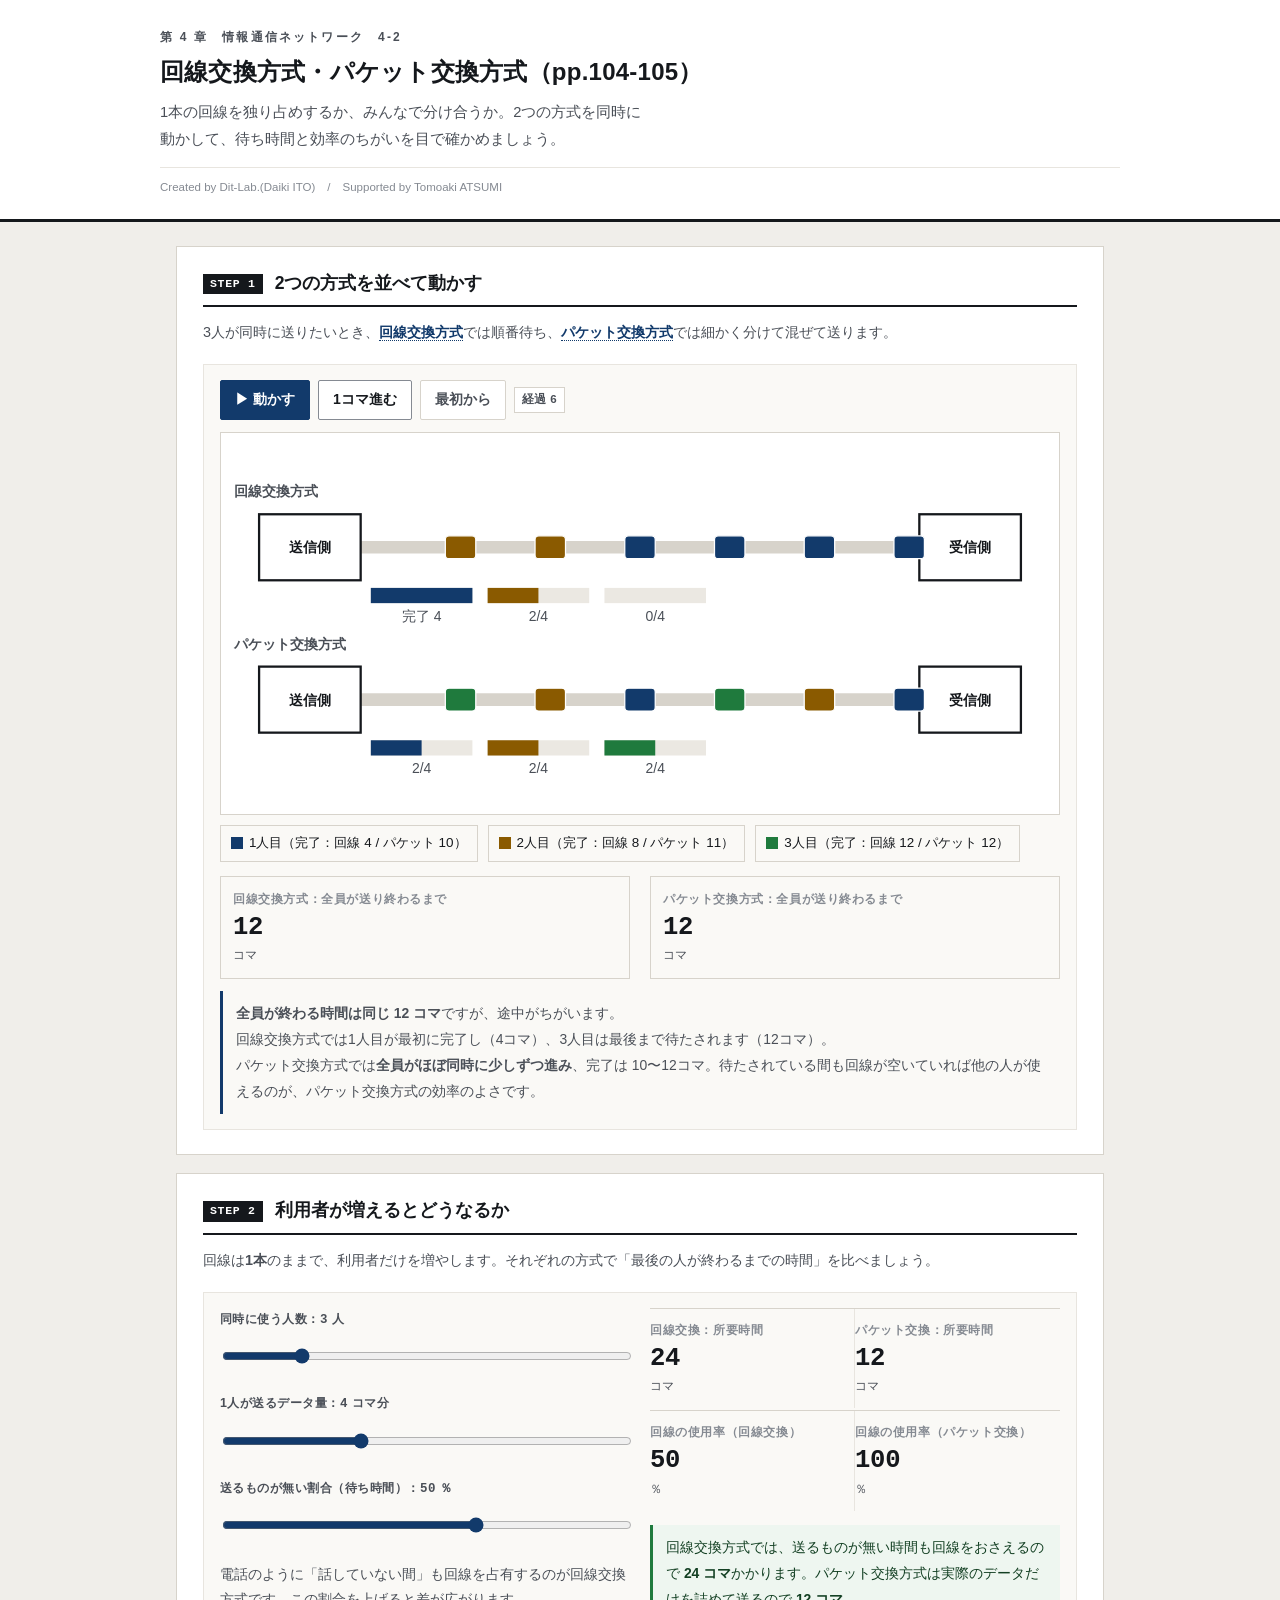
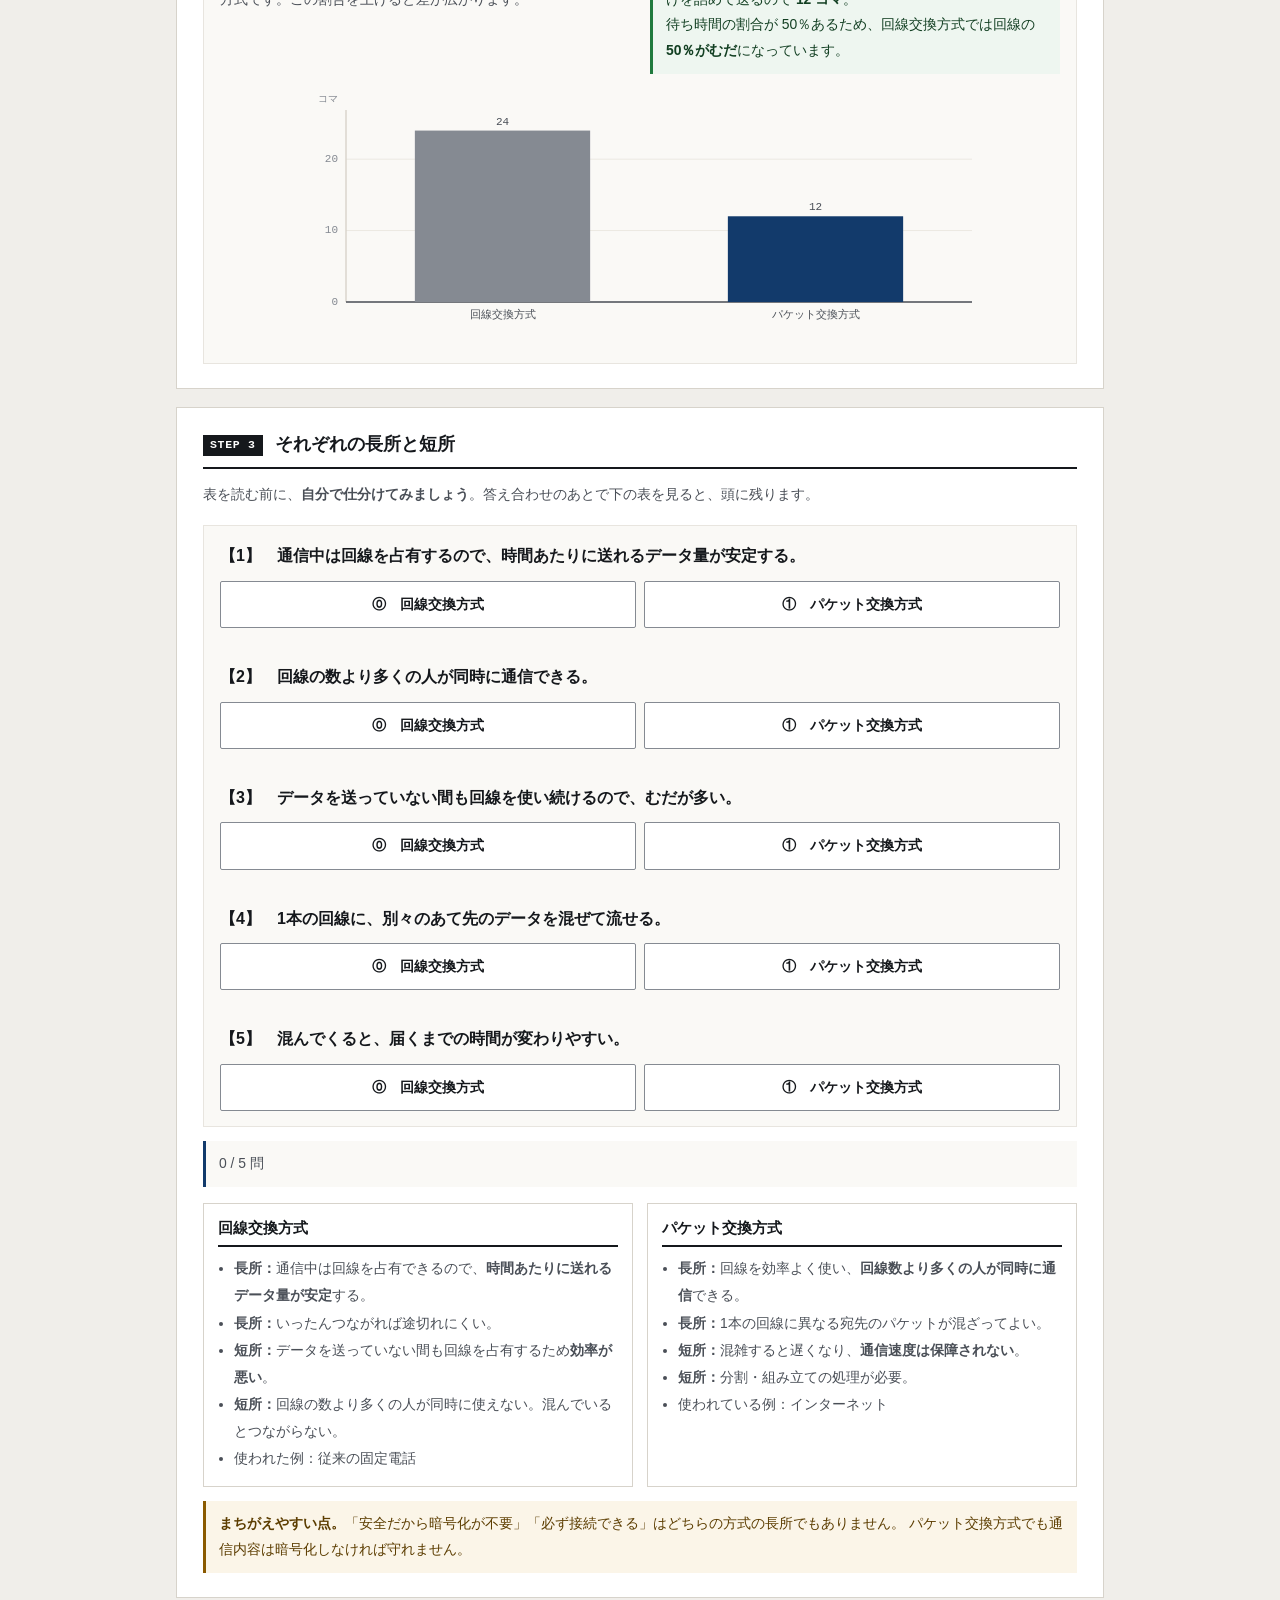
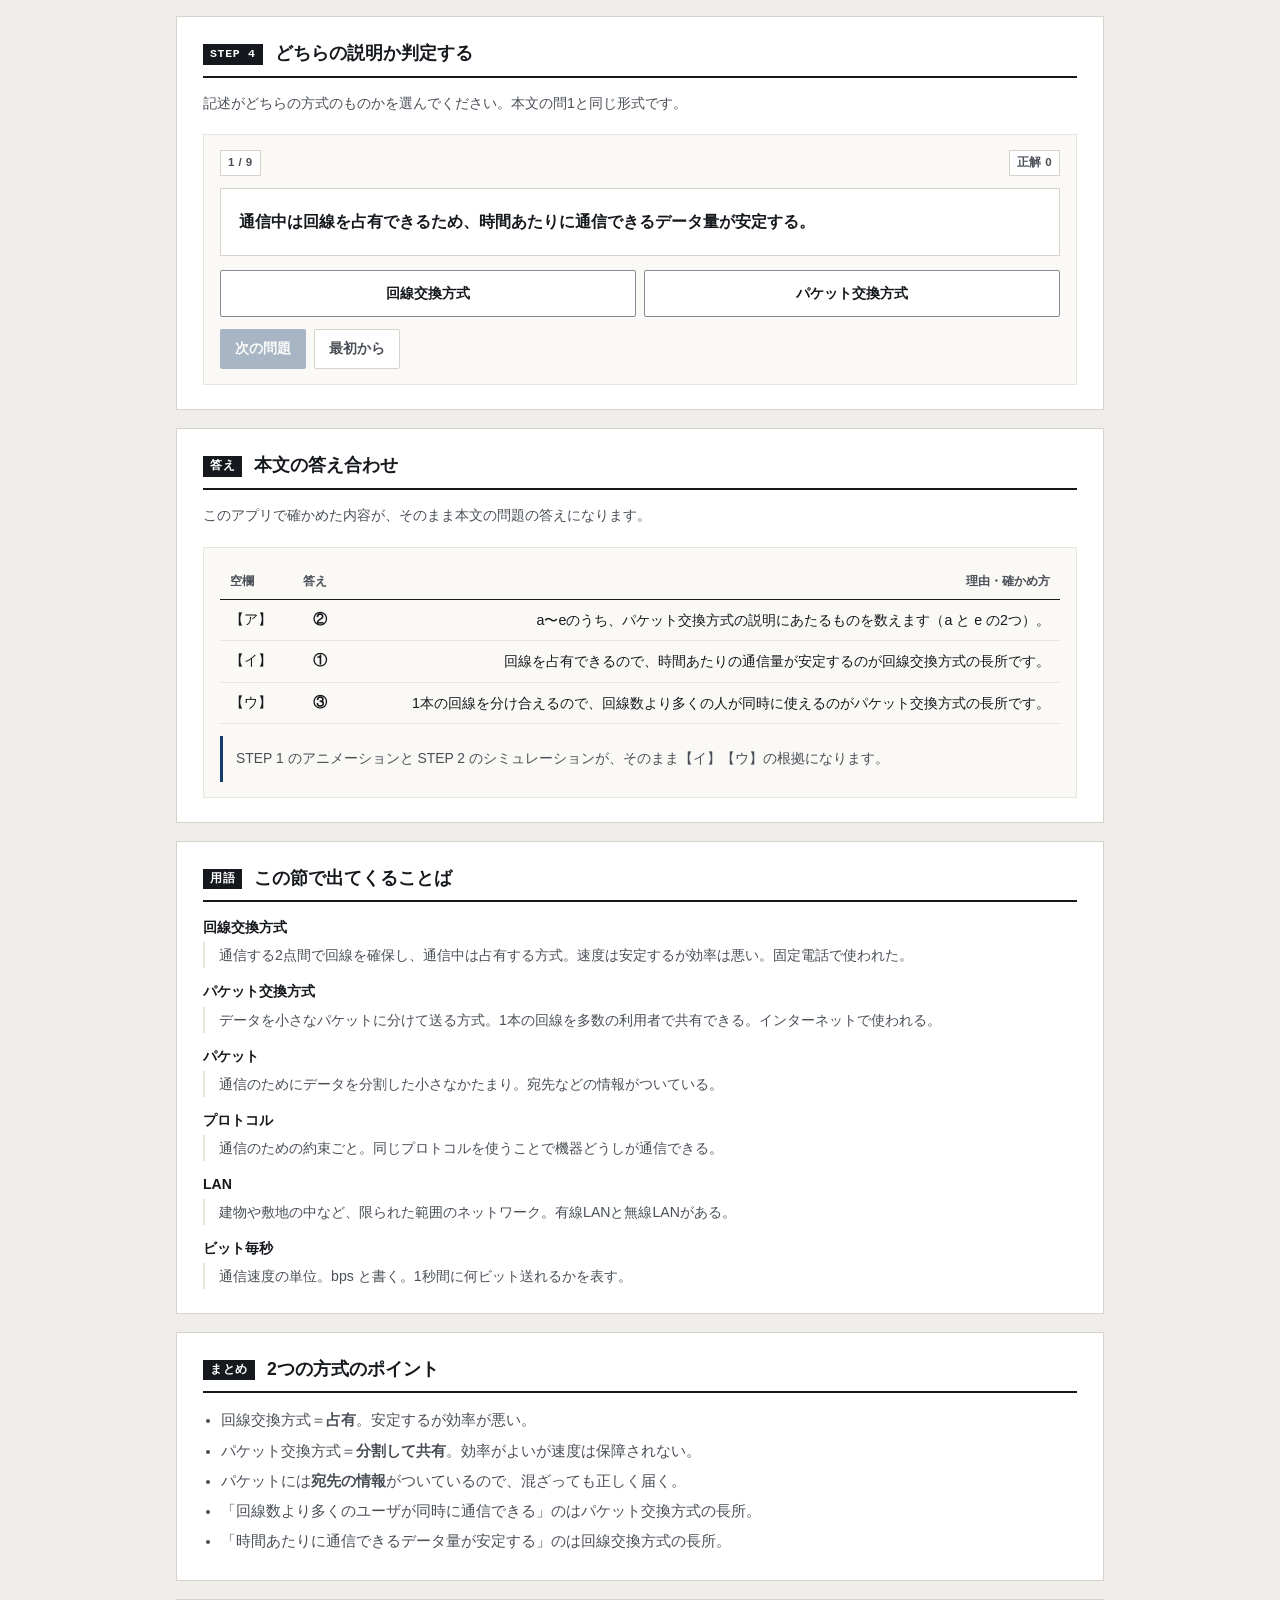
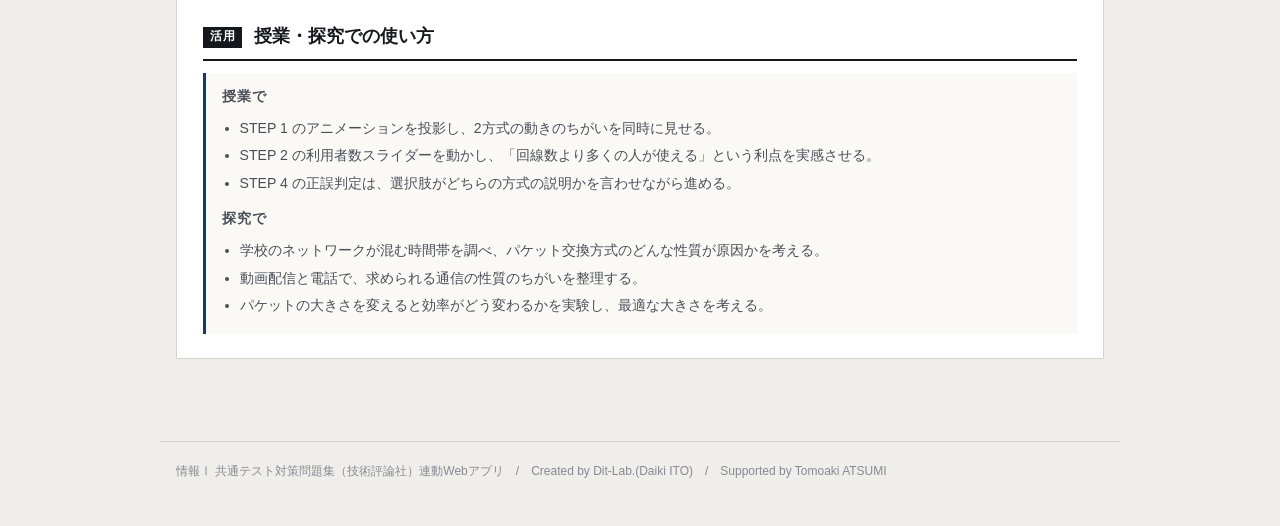
<file: index.html>
<!DOCTYPE html>
<html lang="ja">
<head>
<meta charset="UTF-8">
<meta name="viewport" content="width=device-width, initial-scale=1.0">
<title>回線交換方式・パケット交換方式｜情報Ⅰ共通テスト対策問題集</title>
<meta name="description" content="1本の回線を独り占めするか、みんなで分け合うか。2つの方式を同時に動かして、待ち時間と効率のちがいを目で確かめましょう。">
<link rel="icon" href="data:image/svg+xml,%3Csvg xmlns=%22http://www.w3.org/2000/svg%22 viewBox=%220 0 32 32%22%3E%3Crect width=%2232%22 height=%2232%22 fill=%22%2315181c%22/%3E%3Ctext x=%2216%22 y=%2222%22 font-size=%2218%22 font-family=%22monospace%22 fill=%22%23fff%22 text-anchor=%22middle%22%3E01%3C/text%3E%3C/svg%3E">
<link rel="stylesheet" href="css/style.css?v=bdbb3cb0">
<link rel="stylesheet" href="css/app.css?v=dcf65fee">
</head>
<body>

<header class="app-header">
  <div class="inner">
    <span class="eyebrow">第 4 章　情報通信ネットワーク　4-2</span>
    <h1>回線交換方式・パケット交換方式（pp.104-105）</h1>
    <p class="lead">1本の回線を独り占めするか、みんなで分け合うか。2つの方式を同時に動かして、待ち時間と効率のちがいを目で確かめましょう。</p>
    <p class="credit">Created by Dit-Lab.(Daiki ITO)　/　Supported by Tomoaki ATSUMI</p>
  </div>
</header>

<main class="wrap">
  <section class="step" id="step1">
    <h2><span class="no">STEP 1</span>2つの方式を並べて動かす</h2>
    <p class="desc">3人が同時に送りたいとき、<span class="term" data-t="回線交換方式">回線交換方式</span>では順番待ち、<span class="term" data-t="パケット交換方式">パケット交換方式</span>では細かく分けて混ぜて送ります。</p>

    <div class="panel">
      <div class="btn-row" style="margin-bottom:12px">
        <button class="btn primary" id="play">▶ 動かす</button>
        <button class="btn" id="step1btn">1コマ進む</button>
        <button class="btn ghost" id="resetAnim">最初から</button>
        <span class="badge" id="tick">経過 0</span>
      </div>
      <div id="animBox"></div>
      <div class="usercols" id="legend"></div>
      <div class="grid c2" style="margin-top:14px">
        <div class="metric" style="border:1px solid var(--rule);padding:12px">
          <div class="k">回線交換方式：全員が送り終わるまで</div><div class="v" id="mCirc">—</div><div class="s">コマ</div>
        </div>
        <div class="metric" style="border:1px solid var(--rule);padding:12px">
          <div class="k">パケット交換方式：全員が送り終わるまで</div><div class="v" id="mPack">—</div><div class="s">コマ</div>
        </div>
      </div>
      <div class="note" id="animNote" style="margin-top:12px"></div>
    </div>
  </section>

  <section class="step" id="step2">
    <h2><span class="no">STEP 2</span>利用者が増えるとどうなるか</h2>
    <p class="desc">回線は<strong>1本</strong>のままで、利用者だけを増やします。それぞれの方式で「最後の人が終わるまでの時間」を比べましょう。</p>
    <div class="panel">
      <div class="grid c2">
        <div>
          <label class="fld" for="nUsers">同時に使う人数：<span class="mono" id="nUsersV">3</span> 人</label>
          <input type="range" id="nUsers" min="1" max="12" step="1" value="3">
          <label class="fld" style="margin-top:10px" for="dataSize">1人が送るデータ量：<span class="mono" id="dataSizeV">4</span> コマ分</label>
          <input type="range" id="dataSize" min="1" max="10" step="1" value="4">
          <label class="fld" style="margin-top:10px" for="idle">送るものが無い割合（待ち時間）：<span class="mono" id="idleV">50</span> ％</label>
          <input type="range" id="idle" min="0" max="80" step="10" value="50">
          <p class="why" style="margin-top:10px">電話のように「話していない間」も回線を占有するのが回線交換方式です。この割合を上げると差が広がります。</p>
        </div>
        <div>
          <div class="metrics">
            <div class="metric"><div class="k">回線交換：所要時間</div><div class="v" id="cTime">—</div><div class="s">コマ</div></div>
            <div class="metric"><div class="k">パケット交換：所要時間</div><div class="v" id="pTime">—</div><div class="s">コマ</div></div>
          </div>
          <div class="metrics" style="margin-top:2px">
            <div class="metric"><div class="k">回線の使用率（回線交換）</div><div class="v" id="cUse">—</div><div class="s">％</div></div>
            <div class="metric"><div class="k">回線の使用率（パケット交換）</div><div class="v" id="pUse">—</div><div class="s">％</div></div>
          </div>
          <div class="note" id="simNote" style="margin-top:14px"></div>
        </div>
      </div>
      <div id="cmpChart" style="margin-top:14px"></div>
    </div>
  </section>

  <section class="step" id="step3">
    <h2><span class="no">STEP 3</span>それぞれの長所と短所</h2>
        <p class="desc">表を読む前に、<strong>自分で仕分けてみましょう</strong>。答え合わせのあとで下の表を見ると、頭に残ります。</p>
    <div class="panel" id="chkBox" style="margin-bottom:14px"></div>
    <div class="note" id="chkNote" style="margin:0 0 16px"></div>
<div class="cmp2">
      <div class="box">
        <h3>回線交換方式</h3>
        <ul>
          <li><strong>長所：</strong>通信中は回線を占有できるので、<strong>時間あたりに送れるデータ量が安定</strong>する。</li>
          <li><strong>長所：</strong>いったんつながれば途切れにくい。</li>
          <li><strong>短所：</strong>データを送っていない間も回線を占有するため<strong>効率が悪い</strong>。</li>
          <li><strong>短所：</strong>回線の数より多くの人が同時に使えない。混んでいるとつながらない。</li>
          <li>使われた例：従来の固定電話</li>
        </ul>
      </div>
      <div class="box">
        <h3>パケット交換方式</h3>
        <ul>
          <li><strong>長所：</strong>回線を効率よく使い、<strong>回線数より多くの人が同時に通信</strong>できる。</li>
          <li><strong>長所：</strong>1本の回線に異なる宛先のパケットが混ざってよい。</li>
          <li><strong>短所：</strong>混雑すると遅くなり、<strong>通信速度は保障されない</strong>。</li>
          <li><strong>短所：</strong>分割・組み立ての処理が必要。</li>
          <li>使われている例：インターネット</li>
        </ul>
      </div>
    </div>
    <div class="note warn" style="margin-top:14px">
      <strong>まちがえやすい点。</strong>「安全だから暗号化が不要」「必ず接続できる」はどちらの方式の長所でもありません。
      パケット交換方式でも通信内容は暗号化しなければ守れません。
    </div>
  </section>

  <section class="step" id="step4">
    <h2><span class="no">STEP 4</span>どちらの説明か判定する</h2>
    <p class="desc">記述がどちらの方式のものかを選んでください。本文の問1と同じ形式です。</p>
    <div class="panel">
      <div class="qhead">
        <span class="badge" id="qProgress">1 / 1</span>
        <span class="badge">正解 <span class="score" id="qScore">0</span></span>
      </div>
      <div class="card-q"><div class="q-scene" id="qText"></div></div>
      <div class="choice4" id="qChoices"></div>
      <div class="note" id="qFb" hidden style="margin-top:12px"></div>
      <div class="btn-row" style="margin-top:12px">
        <button class="btn primary" id="qNext" disabled>次の問題</button>
        <button class="btn ghost" id="qReset">最初から</button>
      </div>
    </div>
  </section>

  <section class="step" id="ansBox">
    <h2><span class="no">答え</span>本文の答え合わせ</h2>
    <p class="desc">このアプリで確かめた内容が、そのまま本文の問題の答えになります。</p>
    <div class="panel">
      <div class="tbl-scroll"><table class="tbl"><thead><tr><th>空欄</th><th>答え</th><th>理由・確かめ方</th></tr></thead><tbody><tr><td class="mono">【ア】</td><td class="mono"><strong>②</strong></td><td>a〜eのうち、パケット交換方式の説明にあたるものを数えます（a と e の2つ）。</td></tr><tr><td class="mono">【イ】</td><td class="mono"><strong>①</strong></td><td>回線を占有できるので、時間あたりの通信量が安定するのが回線交換方式の長所です。</td></tr><tr><td class="mono">【ウ】</td><td class="mono"><strong>③</strong></td><td>1本の回線を分け合えるので、回線数より多くの人が同時に使えるのがパケット交換方式の長所です。</td></tr></tbody></table></div>
      <div class="note info" style="margin-top:12px">STEP 1 のアニメーションと STEP 2 のシミュレーションが、そのまま【イ】【ウ】の根拠になります。</div>
    </div>
  </section>

  <section class="step" id="glossary">
    <h2><span class="no">用語</span>この節で出てくることば</h2>
    <div id="glossBox"></div>
  </section>

  <section class="step">
    <h2><span class="no">まとめ</span>2つの方式のポイント</h2>
    <ul style="margin:0;padding-left:1.2em;color:var(--ink-2);font-size:.92rem;line-height:2.05">
      <li>回線交換方式＝<strong>占有</strong>。安定するが効率が悪い。</li>
      <li>パケット交換方式＝<strong>分割して共有</strong>。効率がよいが速度は保障されない。</li>
      <li>パケットには<strong>宛先の情報</strong>がついているので、混ざっても正しく届く。</li>
      <li>「回線数より多くのユーザが同時に通信できる」のはパケット交換方式の長所。</li>
      <li>「時間あたりに通信できるデータ量が安定する」のは回線交換方式の長所。</li>
    </ul>
  </section>

  <section class="step">
    <h2><span class="no">活用</span>授業・探究での使い方</h2>
    <div class="use-note">
      <h3>授業で</h3>
      <ul>
        <li>STEP 1 のアニメーションを投影し、2方式の動きのちがいを同時に見せる。</li>
        <li>STEP 2 の利用者数スライダーを動かし、「回線数より多くの人が使える」という利点を実感させる。</li>
        <li>STEP 4 の正誤判定は、選択肢がどちらの方式の説明かを言わせながら進める。</li>
      </ul>
      <h3 style="margin-top:12px">探究で</h3>
      <ul>
        <li>学校のネットワークが混む時間帯を調べ、パケット交換方式のどんな性質が原因かを考える。</li>
        <li>動画配信と電話で、求められる通信の性質のちがいを整理する。</li>
        <li>パケットの大きさを変えると効率がどう変わるかを実験し、最適な大きさを考える。</li>
      </ul>
    </div>
  </section>

</main>

<footer class="app-footer">
  情報Ⅰ 共通テスト対策問題集（技術評論社）連動Webアプリ　/　Created by Dit-Lab.(Daiki ITO)　/　Supported by Tomoaki ATSUMI
</footer>

<script src="js/tools.js?v=c07db610"></script>
<script src="js/chart.js?v=fb6e3be1"></script>
<script src="js/terms.js?v=92038844"></script>
<script src="js/quiz.js?v=13402362"></script>
<script src="js/app.js?v=c14af84f"></script>
</body>
</html>
</file>
<file: css/style.css>
/* =========================================================
   情報Ⅰ 共通テスト対策問題集 — Web アプリ共通スタイル
   紙面（参考書）に寄せた設計。装飾色は使わず、色は意味を持つときだけ。
   ========================================================= */

:root{
  --paper:#ffffff;
  --paper-2:#faf9f6;      /* うすい紙 */
  --bg:#f0eeea;           /* 台紙 */
  --ink:#15181c;
  --ink-2:#4a4f57;
  --ink-3:#858a92;
  --rule:#d7d3cb;         /* 罫線 */
  --rule-2:#e8e5df;
  --accent:#123a6b;       /* 濃紺。主要操作と現在地だけに使う */
  --accent-w:#e9eef6;
  --zero:#c0392b;         /* 左＝0 */
  --one:#1d4ed8;          /* 右＝1 */
  --ok:#1f7a3d;   --ok-bg:#eef6f0;
  --ng:#b3261e;   --ng-bg:#fbefee;
  --warn:#8a5a00; --warn-bg:#fbf5e8;
  --font:"Hiragino Kaku Gothic ProN","Hiragino Sans","Yu Gothic Medium","Yu Gothic",
         "Noto Sans JP",Meiryo,-apple-system,BlinkMacSystemFont,sans-serif;
  --mono:"SFMono-Regular",Menlo,Consolas,"Courier New",monospace;
}

*{box-sizing:border-box}
[hidden]{display:none !important}
html{-webkit-text-size-adjust:100%}
body{
  margin:0; background:var(--bg); color:var(--ink);
  font-family:var(--font); font-size:16px; line-height:1.85;
  font-feature-settings:"palt" 1;
}
h1,h2,h3,h4{line-height:1.45; margin:0; font-weight:700}
p{margin:0 0 .75em} p:last-child{margin-bottom:0}
a{color:var(--accent)}

/* ---------- 標題 ---------- */
.app-header{background:var(--paper); border-bottom:3px solid var(--ink); padding:26px 20px 20px}
.app-header .inner{max-width:960px; margin:0 auto}
.app-header .eyebrow{
  font-size:.75rem; font-weight:700; color:var(--ink-2); letter-spacing:.18em;
  display:block; margin-bottom:7px;
}
.app-header h1{font-size:1.5rem; letter-spacing:.01em}
.app-header .lead{font-size:.92rem; color:var(--ink-2); margin-top:9px; max-width:60ch}
.app-header .credit{
  font-size:.72rem; color:var(--ink-3); margin-top:14px;
  padding-top:9px; border-top:1px solid var(--rule-2);
}

/* ---------- 版面 ---------- */
.wrap{max-width:960px; margin:0 auto; padding:24px 16px 64px}
.step{background:var(--paper); border:1px solid var(--rule); padding:24px 26px; margin-bottom:18px}
.step > h2{
  display:flex; align-items:baseline; gap:12px; font-size:1.1rem;
  padding-bottom:9px; border-bottom:2px solid var(--ink); margin-bottom:12px;
}
.step > h2 .no{
  flex:none; font-family:var(--mono); font-size:.72rem; font-weight:700;
  background:var(--ink); color:var(--paper); padding:2px 7px; letter-spacing:.06em;
  position:relative; top:-2px;
}
.step > .desc{color:var(--ink-2); font-size:.9rem; margin-bottom:18px}
.step[hidden]{display:none}

.grid{display:grid; gap:20px}
.grid > *{min-width:0}          /* 子の中身で列が広がるのを防ぐ */
@media(min-width:800px){ .grid.c2{grid-template-columns:1fr 1fr} }
@media(min-width:800px){ .grid.c21{grid-template-columns:1.45fr 1fr} }

.panel{border:1px solid var(--rule-2); background:var(--paper-2); padding:15px 16px; min-width:0}
.panel > h3{
  font-size:.8rem; font-weight:700; color:var(--ink-2); letter-spacing:.08em;
  margin-bottom:12px; padding-bottom:6px; border-bottom:1px solid var(--rule);
}

/* ---------- 部品 ---------- */
.btn{
  appearance:none; border:1px solid var(--ink-3); background:var(--paper); color:var(--ink);
  font-family:inherit; font-size:.88rem; font-weight:700; padding:8px 14px;
  border-radius:2px; cursor:pointer; min-height:40px; line-height:1.4;
  transition:background .12s, border-color .12s, color .12s;
}
.btn:hover:not(:disabled){background:var(--accent-w); border-color:var(--accent); color:var(--accent)}
.btn:disabled{opacity:.35; cursor:not-allowed}
.btn.primary{background:var(--accent); color:var(--paper); border-color:var(--accent)}
.btn.primary:hover:not(:disabled){background:#0d2c53; color:var(--paper)}
.btn.ghost{border-color:var(--rule); color:var(--ink-2)}
.btn.sm{font-size:.8rem; padding:5px 10px; min-height:34px}
.btn-row{display:flex; flex-wrap:wrap; gap:8px; align-items:center}

/* タブ（見出し下線式） */
.seg{display:flex; gap:0; border-bottom:1px solid var(--rule)}
.seg button{
  appearance:none; border:0; background:transparent; font-family:inherit; font-size:.88rem;
  font-weight:700; color:var(--ink-3); padding:9px 4px; margin-right:26px; cursor:pointer;
  border-bottom:3px solid transparent; margin-bottom:-1px; min-height:40px;
}
.seg button:hover{color:var(--ink-2)}
.seg button[aria-pressed="true"]{color:var(--ink); border-bottom-color:var(--accent)}

label.fld{display:block; font-size:.78rem; font-weight:700; color:var(--ink-2); margin-bottom:5px; letter-spacing:.04em}
input[type=text], textarea, input[type=number]{
  width:100%; font-family:inherit; font-size:1rem; color:var(--ink);
  border:1px solid var(--ink-3); border-radius:2px; padding:9px 11px;
  background:var(--paper); min-height:42px;
}
input:focus, textarea:focus{outline:2px solid var(--accent); outline-offset:-1px; border-color:var(--accent)}
.btn:focus-visible, .seg button:focus-visible, .node-card:focus-visible{outline:2px solid var(--accent); outline-offset:2px}
textarea{resize:vertical; line-height:1.7}
.mono{font-family:var(--mono)}

table.tbl{width:100%; border-collapse:collapse; font-size:.89rem}
table.tbl th, table.tbl td{border-bottom:1px solid var(--rule-2); padding:7px 10px; text-align:right}
table.tbl th:first-child, table.tbl td:first-child{text-align:left}
table.tbl thead th{border-bottom:1.5px solid var(--ink); font-size:.76rem; color:var(--ink-2); font-weight:700; white-space:nowrap}
.tbl-scroll{overflow-x:auto; -webkit-overflow-scrolling:touch; max-width:100%}

.note{padding:10px 13px; font-size:.87rem; border-left:3px solid var(--ink-3); background:var(--paper-2); overflow-wrap:break-word; word-break:break-word}
.note.ok{background:var(--ok-bg); border-left-color:var(--ok); color:#123f22}
.note.ng{background:var(--ng-bg); border-left-color:var(--ng); color:#6d1a15}
.note.info{background:var(--paper-2); border-left-color:var(--accent); color:var(--ink-2)}
.note.warn{background:var(--warn-bg); border-left-color:var(--warn); color:#5c3d00}
.note[hidden]{display:none}

.badge{
  display:inline-block; font-size:.72rem; font-weight:700; padding:1px 7px;
  border:1px solid var(--rule); color:var(--ink-2); background:var(--paper); letter-spacing:.04em;
}

/* 数値は罫線で仕切るだけ。カードにしない */
.metrics{display:flex; flex-wrap:wrap; gap:0; border-top:1px solid var(--rule)}
.metric{flex:1 1 130px; padding:11px 14px 11px 0; border-right:1px solid var(--rule-2)}
.metric:last-child{border-right:0}
.metric .k{font-size:.74rem; color:var(--ink-3); font-weight:700; letter-spacing:.05em}
.metric .v{font-size:1.6rem; font-weight:700; line-height:1.3; font-family:var(--mono); letter-spacing:-.01em}
.metric .s{font-size:.76rem; color:var(--ink-2)}

.bit0{color:var(--zero); font-weight:700}
.bit1{color:var(--one); font-weight:700}

.app-footer{
  max-width:960px; margin:0 auto; padding:18px 16px 44px; color:var(--ink-3);
  font-size:.75rem; border-top:1px solid var(--rule);
}
.sr-only{position:absolute;width:1px;height:1px;overflow:hidden;clip:rect(0 0 0 0);white-space:nowrap}

@media(max-width:640px){
  body{font-size:15px}
  .app-header{padding:20px 16px 16px}
  .app-header h1{font-size:1.16rem}
  .wrap{padding:16px 12px 52px}
  .step{padding:18px 15px}
  .seg button{margin-right:18px; font-size:.84rem}
  .metric{flex-basis:50%; border-right:0}
}
@media (prefers-reduced-motion:reduce){ *{animation:none!important; transition:none!important} }

/* ---------- 自分のデータ・共有・印刷 ---------- */
.toolbar{display:flex; flex-wrap:wrap; gap:8px; align-items:center; margin-top:12px;
  padding-top:12px; border-top:1px solid var(--rule-2)}
.toolbar .hint{font-size:.78rem; color:var(--ink-3)}
.paste-area{width:100%; min-height:110px; font-family:var(--mono); font-size:.86rem}
.use-note{background:var(--paper-2); border-left:3px solid var(--accent); padding:14px 16px; font-size:.88rem}
.use-note h3{font-size:.86rem; letter-spacing:.06em; margin-bottom:8px; color:var(--ink-2)}
.use-note ol, .use-note ul{margin:0; padding-left:1.25em; line-height:1.95; color:var(--ink-2)}

@media print{
  body{background:#fff}
  .app-header{border-bottom:2px solid #000}
  .step{border:1px solid #bbb; break-inside:avoid; page-break-inside:avoid; margin-bottom:12px}
  .btn, .seg, .toolbar, input[type=range]{display:none !important}
  .note{border-left-width:2px}
  a[href]:after{content:""}
}

/* ---------- 入力グリッド ---------- */
.dg-scroll{overflow:auto; -webkit-overflow-scrolling:touch; border:1px solid var(--rule); background:var(--paper); max-height:420px}
table.dg{border-collapse:collapse; font-family:var(--mono); font-size:.9rem; min-width:100%}
table.dg th, table.dg td{border:1px solid var(--rule-2); padding:0}
table.dg thead th{background:var(--paper-2); position:sticky; top:0; z-index:2}
table.dg .dg-n{background:var(--paper-2); color:var(--ink-3); font-size:.76rem; font-weight:400;
  text-align:center; min-width:34px; padding:0 4px; position:sticky; left:0; z-index:1}
table.dg .dg-corner{background:var(--paper-2); min-width:34px; position:sticky; left:0; z-index:3}
table.dg .dg-act{background:var(--paper-2); width:34px}
.dg-h, .dg-c{width:100%; min-width:96px; border:0; background:transparent; font-family:inherit;
  font-size:.9rem; padding:8px 9px; color:var(--ink); min-height:38px}
.dg-h{font-weight:700; font-family:var(--font); font-size:.82rem; color:var(--ink-2)}
.dg-c.num{text-align:right}
.dg-c:focus, .dg-h:focus{outline:2px solid var(--accent); outline-offset:-2px; background:var(--accent-w)}
.dg-del{border:0; background:transparent; color:var(--ink-3); cursor:pointer; width:32px; height:34px; font-size:1rem}
.dg-del:hover{color:var(--ng)}
.dg-tools{display:flex; flex-wrap:wrap; gap:8px; align-items:center; margin-top:10px}
.dg-hint{font-size:.76rem; color:var(--ink-3)}

/* ---------- ファイル読み込み ---------- */
.filebox{display:flex; flex-wrap:wrap; gap:10px; align-items:center; padding:12px;
  border:1px dashed var(--rule); background:var(--paper-2)}
.filebox input[type=file]{font-size:.85rem; font-family:inherit; max-width:100%}
.filebox .sel{max-width:220px}
.filelabel{display:inline-flex; align-items:center; gap:6px; font-size:.85rem; font-weight:700;
  border:1px solid var(--ink-3); background:var(--paper); padding:8px 14px; border-radius:2px; cursor:pointer; min-height:40px}
.filelabel:hover{border-color:var(--accent); color:var(--accent); background:var(--accent-w)}
.filelabel input{display:none}

/* ---------- 用語解説 ---------- */
.term{position:relative; border-bottom:1.5px dotted var(--accent); cursor:help; color:var(--accent); font-weight:700}
.term .term-pop{display:none; position:absolute; left:0; top:1.7em; z-index:50; width:min(300px,78vw);
  background:var(--paper); border:1px solid var(--ink-3); box-shadow:0 6px 20px rgba(0,0,0,.14);
  padding:10px 12px; font-size:.82rem; font-weight:400; color:var(--ink-2); line-height:1.75;
  border-left:3px solid var(--accent); cursor:auto; text-align:left}
.term .term-pop b{display:block; color:var(--ink); font-size:.86rem; margin-bottom:3px}
.term.open .term-pop{display:block}
dl.gloss{margin:0; font-size:.88rem}
dl.gloss dt{font-weight:700; color:var(--ink); margin-top:10px}
dl.gloss dt:first-child{margin-top:0}
dl.gloss dd{margin:2px 0 0; color:var(--ink-2); line-height:1.85; padding-left:1em; border-left:2px solid var(--rule-2)}
@media print{ .term{border-bottom:0; color:inherit} .term .term-pop{display:none !important} }

/* ---------- スマホ・タブレット ---------- */
@media (max-width:1024px){
  /* iOS で入力時に画面が勝手に拡大するのを防ぐ（16px 未満だとズームする） */
  input[type=text], input[type=number], textarea, select, .dg-c, .dg-h{ font-size:16px }
  .dg-c, .dg-h{ min-width:110px }
}
@media (max-width:820px){
  .grid.c2,.grid.c21{grid-template-columns:1fr}
  .dg-scroll{max-height:340px}
  .filebox{flex-direction:column; align-items:stretch}
  .filebox .sel{max-width:100%}
  .term .term-pop{left:auto; right:0; width:min(280px,86vw)}
}
@media (max-width:480px){
  .step > h2{font-size:1rem; flex-wrap:wrap}
  .metrics{gap:0}
  .metric{flex-basis:50%; padding-right:10px}
  .metric .v{font-size:1.3rem}
  .btn{padding:8px 12px}
  .dg-tools{gap:6px}
  .dg-hint{width:100%}
}
/* タッチ操作でのスクロールを滑らかに */
.tbl-scroll, .dg-scroll, .tree-box{ -webkit-overflow-scrolling:touch; overscroll-behavior-x:contain }

/* 幅指定つきの入力欄がスマートフォンではみ出さないようにする */
input[type=text], input[type=number], input[type=search], textarea, select{ max-width:100% }
.btn-row > label{ min-width:0; max-width:100% }
.btn-row > label input, .btn-row > label select{ max-width:100% }

/* 共通：○×判定・並べかえ（quiz.js 用） */
.abcde{border:1px solid var(--rule); border-radius:3px; overflow:hidden}
.abcde > div{border-top:1px solid var(--rule); padding:10px 12px}
.abcde > div:first-child{border-top:0}
.abcde .st{display:flex; gap:10px; align-items:flex-start; flex-wrap:wrap}
.abcde .st .k{font-weight:700; font-family:var(--mono); min-width:1.4em}
.abcde .st .t{flex:1; min-width:12em}
.abcde .jb{display:flex; gap:6px}
.abcde .jb .btn{min-width:3.4em; padding:6px 10px; text-align:center}
.prep{display:grid; grid-template-columns:repeat(auto-fit,minmax(150px,1fr)); gap:10px; margin-top:10px}
.prep .slot{border:1px dashed var(--ink-3); border-radius:3px; padding:10px; min-height:92px; background:var(--paper)}
.prep .slot.filled{border-style:solid}
.prep .slot .tag{font:700 .74rem/1.4 var(--mono); color:var(--accent); display:block; margin-bottom:6px}
.prep .slot .txt{font-size:.86rem; line-height:1.7}
.cards{display:flex; flex-wrap:wrap; gap:8px; margin-top:10px}
.cards .c{border:1px solid var(--ink-3); border-radius:3px; padding:9px 12px; background:var(--paper);
  cursor:pointer; font-size:.88rem; max-width:100%; text-align:left; font-family:inherit; color:var(--ink)}
.cards .c:hover{background:var(--warn-bg)}
.cards .c.used{opacity:.35; pointer-events:none}

/* --- 予想してから実行 --- */
.pmark{display:inline-block; background:var(--accent); color:#fff; font-size:.7rem; font-weight:700;
  letter-spacing:.08em; padding:2px 7px; border-radius:2px; margin-right:8px; vertical-align:2px}
input.pin{font-size:1.05rem; padding:7px 10px; border:1px solid var(--rule); border-radius:3px;
  width:9em; max-width:100%; background:#fff}
.btn-row .unit{color:var(--muted); font-size:.9rem}
.choice4 .btn.on{border-color:var(--accent); box-shadow:inset 0 0 0 1px var(--accent); font-weight:700}
/* 設問文の見出し（flex ではなく通常の段落。.qhead は左右振り分け用なので用途が別） */
.pq{margin:0 0 10px; font-weight:700; line-height:1.85}

/* --- 自分のテーマでやってみる（ワークシート） --- */
.wsheet{display:grid; gap:14px}
@media(min-width:760px){ .wsheet{grid-template-columns:1fr 1fr} }
.wsf{display:block}
.wsf .wsl{display:block; font-weight:700; font-size:.9rem; margin-bottom:3px}
.wsf .wsh{display:block; font-size:.78rem; color:var(--muted); margin-bottom:5px; line-height:1.6}
.wsf textarea{width:100%; max-width:100%; font:inherit; font-size:.92rem; line-height:1.75;
  padding:8px 10px; border:1px solid var(--rule); border-radius:3px; background:#fff; resize:vertical}
.wsf textarea:focus{outline:2px solid var(--accent); outline-offset:-2px}
.wsout{margin-top:14px; border:1px solid var(--ink-3); border-radius:3px; background:#fff; padding:16px 18px}
.wsout h4{margin:0 0 10px; font-size:1rem}
.wsout dl{margin:0}
.wsout dt{font-weight:700; font-size:.84rem; color:var(--accent); margin-top:10px}
.wsout dd{margin:2px 0 0; font-size:.92rem; line-height:1.85; white-space:pre-wrap}
.wsout .wsmsg{margin:10px 0 0; font-size:.86rem; color:var(--muted)}
@media print{
  .app-header, .btn-row, .step:not(.wsprint){ display:none !important }
  .wsout{border:none; padding:0}
}
</file>
<file: css/app.css>
.qhead{display:flex; justify-content:space-between; align-items:center; margin-bottom:12px}
.card-q{border:1px solid var(--rule); background:var(--paper); padding:18px; margin-bottom:14px}
.q-scene{font-size:1rem; font-weight:700; line-height:1.9}
.choice4{display:grid; gap:8px; grid-template-columns:repeat(auto-fit,minmax(160px,1fr))}
.choice4 .btn{text-align:left; line-height:1.65; padding:11px 13px}
.choice4 .btn.correct{background:var(--ok-bg); border-color:var(--ok); color:var(--ok)}
.choice4 .btn.wrong{background:var(--ng-bg); border-color:var(--ng); color:var(--ng)}
.choice4.locked{pointer-events:none}
.sel{width:100%; font-family:inherit; font-size:.95rem; padding:9px 11px; min-height:42px;
  border:1px solid var(--ink-3); border-radius:2px; background:var(--paper); color:var(--ink)}
input[type=range]{width:100%; accent-color:var(--accent); height:34px}
.why{font-size:.85rem; color:var(--ink-2); line-height:1.85}
.eqbox{font-family:var(--mono); font-size:1.02rem; font-weight:700; text-align:center; padding:14px;
  border:1px solid var(--rule); background:var(--paper-2); line-height:1.8}
.blankin{border:1.5px solid var(--accent); background:#fff; padding:6px 8px; text-align:center;
  font-family:var(--mono); min-height:38px; font-size:.95rem; max-width:120px}
.blankin.ok{border-color:var(--ok); background:var(--ok-bg)}
.blankin.ng{border-color:var(--ng); background:var(--ng-bg)}
table.tbl td .blankin{width:100%; max-width:none}
#animBox{border:1px solid var(--rule); background:var(--paper)}
#animBox svg{display:block; margin:0 auto}
svg .node{fill:#fff; stroke:#15181c; stroke-width:1.8}
svg .wire{stroke:#d7d3cb; stroke-width:10; stroke-linecap:round}
svg .wire.busy{stroke:#c8d3e6}
svg .pk{stroke:#fff; stroke-width:1}
svg .nlab{font-size:11px; text-anchor:middle; fill:#15181c; font-weight:700}
svg .tlab{font-size:11px; fill:#4a4f57}
.usercols{display:flex; gap:10px; flex-wrap:wrap; margin-top:10px}
.usercols .u{display:flex; align-items:center; gap:6px; font-size:.84rem; border:1px solid var(--rule); padding:5px 10px}
.usercols .u i{width:12px; height:12px; display:inline-block}
.cmp2{display:grid; gap:14px}
@media(min-width:800px){.cmp2{grid-template-columns:1fr 1fr}}
.cmp2 .box{border:1px solid var(--rule); background:var(--paper); padding:14px}
.cmp2 .box h3{font-size:.92rem; margin-bottom:8px; padding-bottom:6px; border-bottom:2px solid var(--ink)}
.cmp2 .box ul{margin:0; padding-left:1.15em; font-size:.87rem; line-height:1.95; color:var(--ink-2)}
</file>
